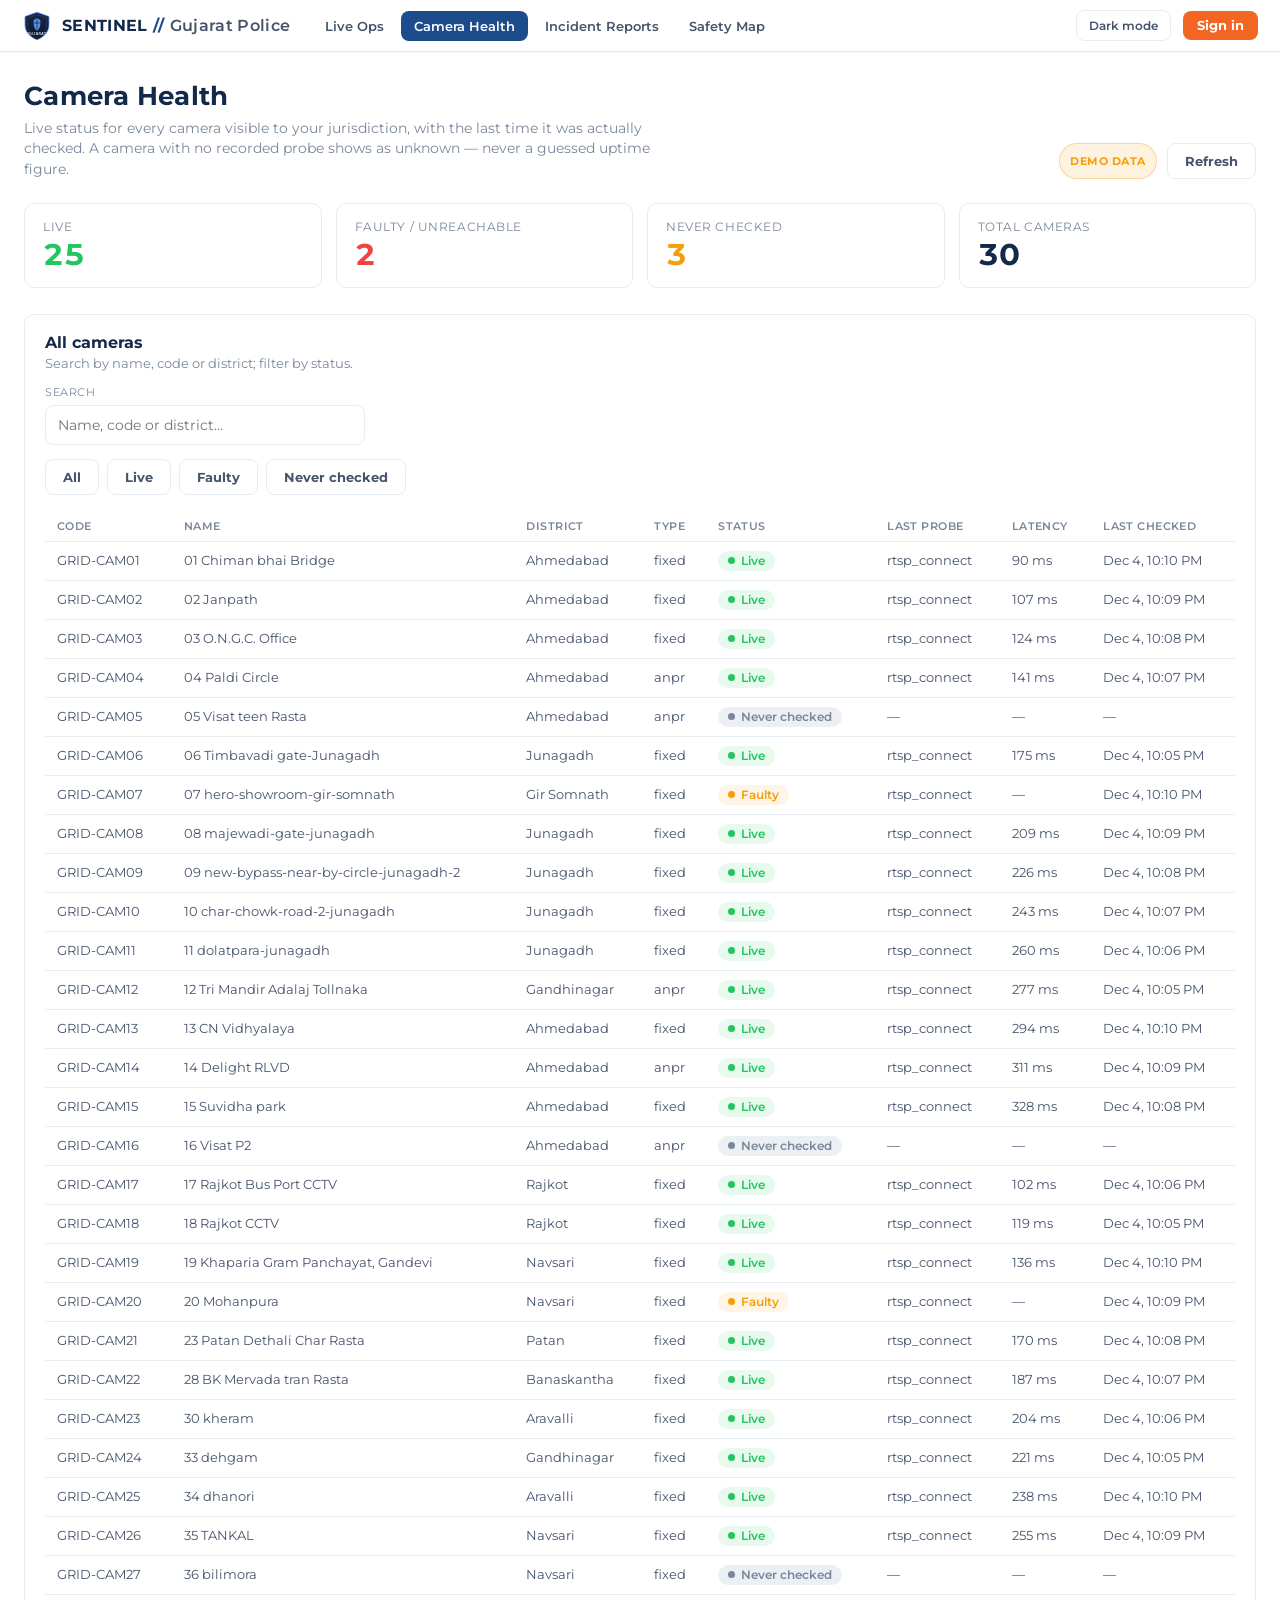
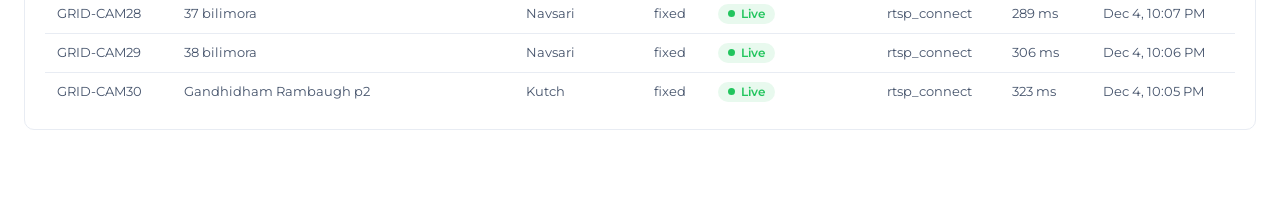
<file: web/console/camera-health.html>
<!doctype html>
<html lang="en">
<head>
  <meta charset="utf-8">
  <meta name="viewport" content="width=device-width, initial-scale=1">
  <meta name="description" content="Sentinel Camera Health — which cameras in the Gujarat CCTV grid are live, faulty or unreachable, and when each was last checked.">
  <meta name="theme-color" content="#0a0f1c">
  <title>Camera Health — Sentinel</title>
  <link rel="icon" type="image/svg+xml" href="favicon.svg">
  <link rel="stylesheet" href="theme.css">
  <link rel="stylesheet" href="platform.css">
</head>
<body class="theme-light">
  <a href="#main" class="skip-link">Skip to content</a>
  <div id="platform-nav"></div>

  <main id="main" class="page-shell">
    <div class="page-header">
      <div>
        <h1>Camera Health</h1>
        <p>Live status for every camera visible to your jurisdiction, with the last time it was actually
          checked. A camera with no recorded probe shows as unknown &mdash; never a guessed uptime figure.</p>
      </div>
      <div class="page-actions">
        <span id="data-badge" class="badge-note demo">Demo data</span>
        <button id="refresh-btn" class="btn btn-ghost" type="button">Refresh</button>
      </div>
    </div>

    <div class="stat-grid" id="stat-grid">
      <div class="stat-card stat-good">
        <div class="stat-label">Live</div>
        <div class="stat-value" id="stat-live">&mdash;</div>
      </div>
      <div class="stat-card stat-bad">
        <div class="stat-label">Faulty / unreachable</div>
        <div class="stat-value" id="stat-faulty">&mdash;</div>
      </div>
      <div class="stat-card stat-warn">
        <div class="stat-label">Never checked</div>
        <div class="stat-value" id="stat-unknown">&mdash;</div>
      </div>
      <div class="stat-card">
        <div class="stat-label">Total cameras</div>
        <div class="stat-value" id="stat-total">&mdash;</div>
      </div>
    </div>

    <div class="panel-card">
      <h2>All cameras</h2>
      <p class="panel-sub">Search by name, code or district; filter by status.</p>

      <div class="field" style="max-width:320px;">
        <label for="ch-search">Search</label>
        <input id="ch-search" type="search" placeholder="Name, code or district&hellip;" autocomplete="off">
      </div>
      <div class="filter-row" id="ch-filters" role="group" aria-label="Filter by status" style="display:flex;gap:8px;margin-bottom:16px;flex-wrap:wrap;">
        <button class="btn btn-ghost" data-filter="all" type="button" aria-pressed="true">All</button>
        <button class="btn btn-ghost" data-filter="live" type="button" aria-pressed="false">Live</button>
        <button class="btn btn-ghost" data-filter="faulty" type="button" aria-pressed="false">Faulty</button>
        <button class="btn btn-ghost" data-filter="unknown" type="button" aria-pressed="false">Never checked</button>
      </div>

      <div class="data-table-wrap">
        <table class="data-table" id="ch-table">
          <thead>
            <tr>
              <th>Code</th>
              <th>Name</th>
              <th>District</th>
              <th>Type</th>
              <th>Status</th>
              <th>Last probe</th>
              <th>Latency</th>
              <th>Last checked</th>
            </tr>
          </thead>
          <tbody id="ch-tbody"></tbody>
        </table>
      </div>
      <div id="ch-empty" class="empty-state" hidden>No cameras match this filter.</div>
    </div>
  </main>

  <script src="api.js"></script>
  <script src="nav.js"></script>
  <script src="camera-health.js"></script>
</body>
</html>
</file>
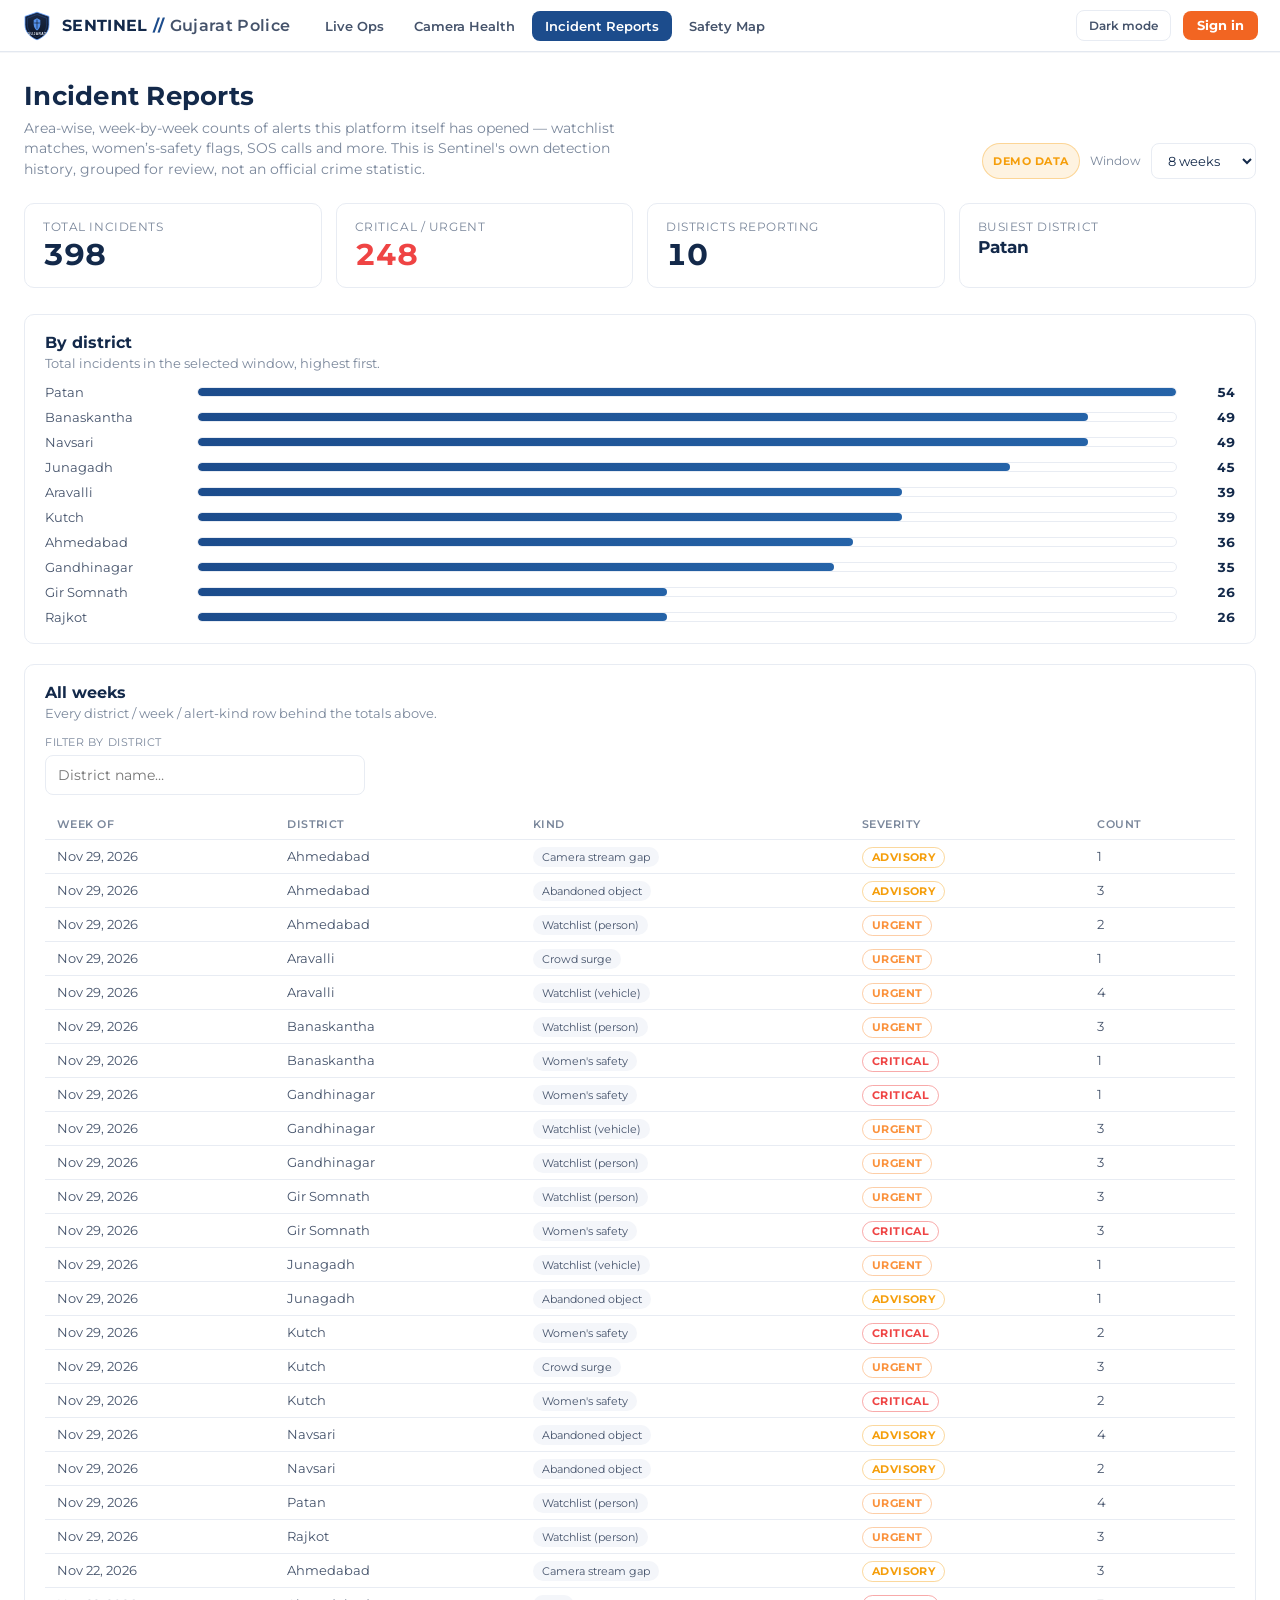
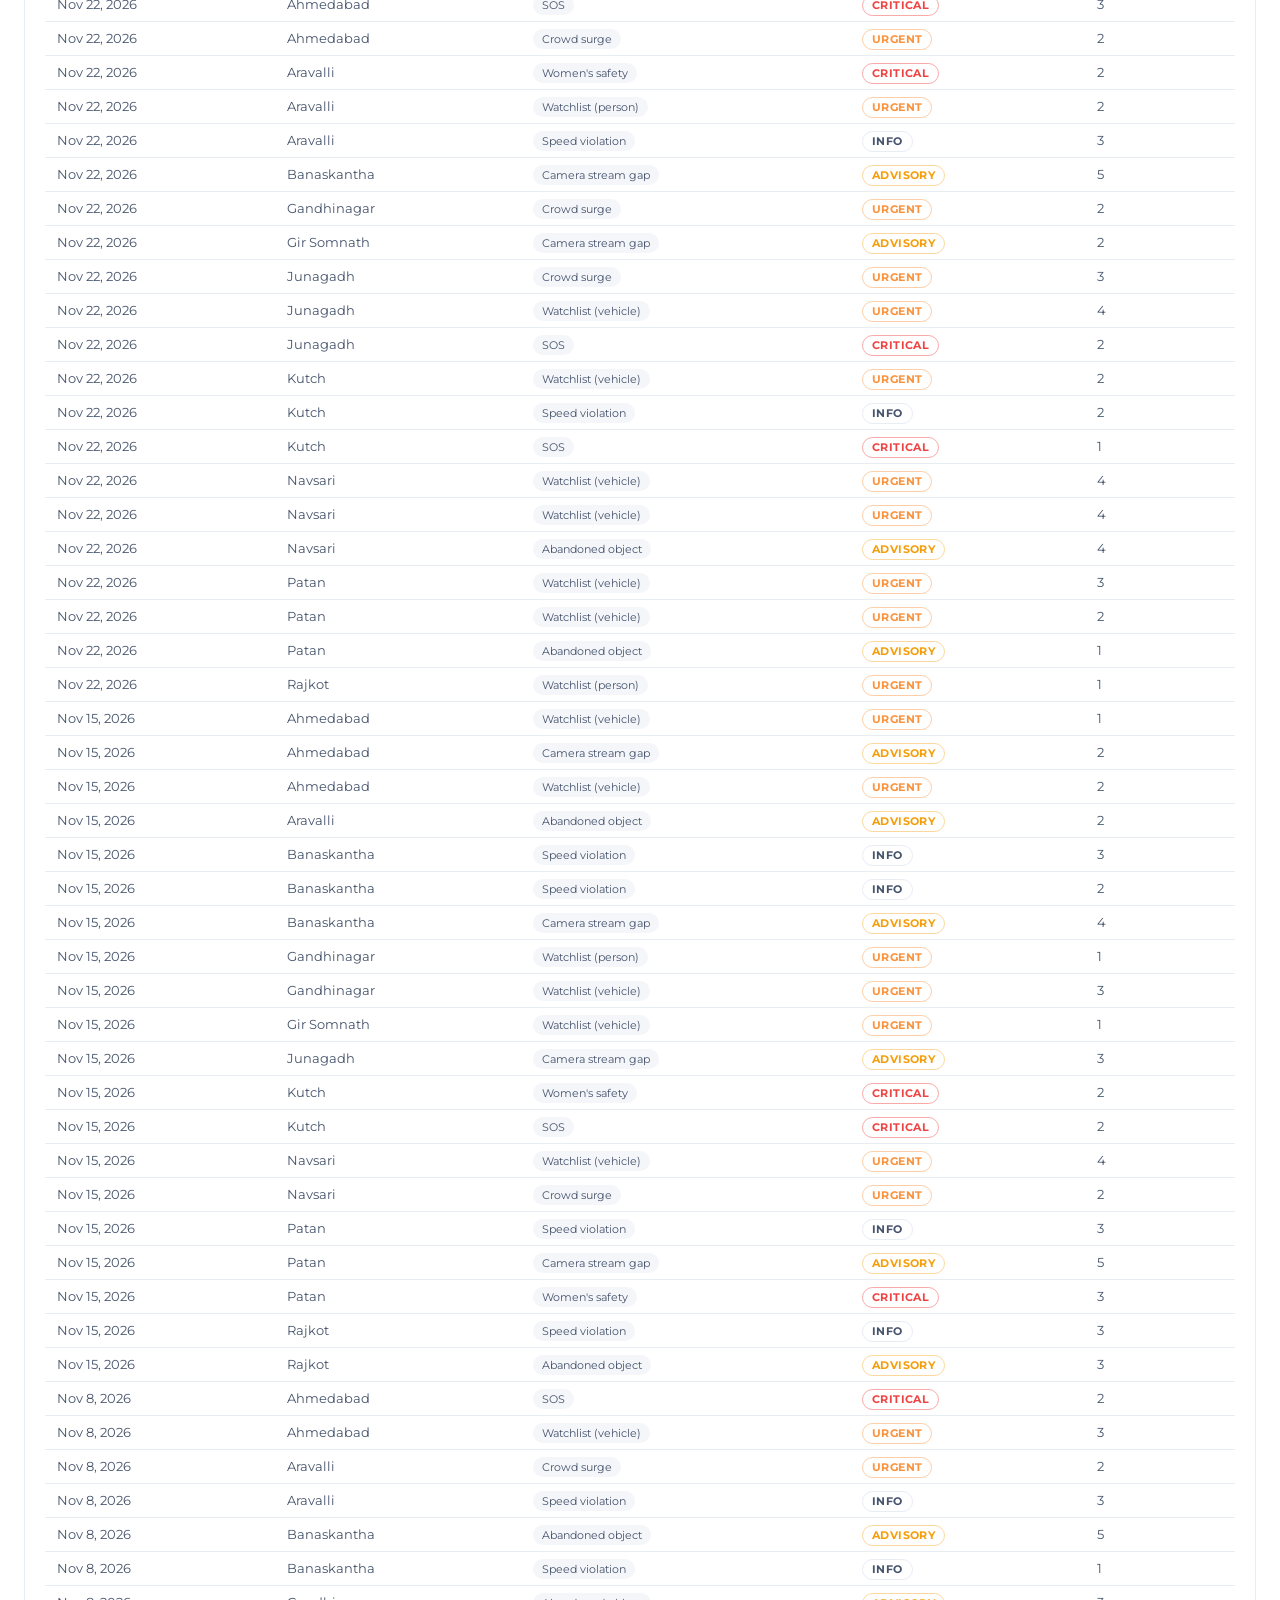
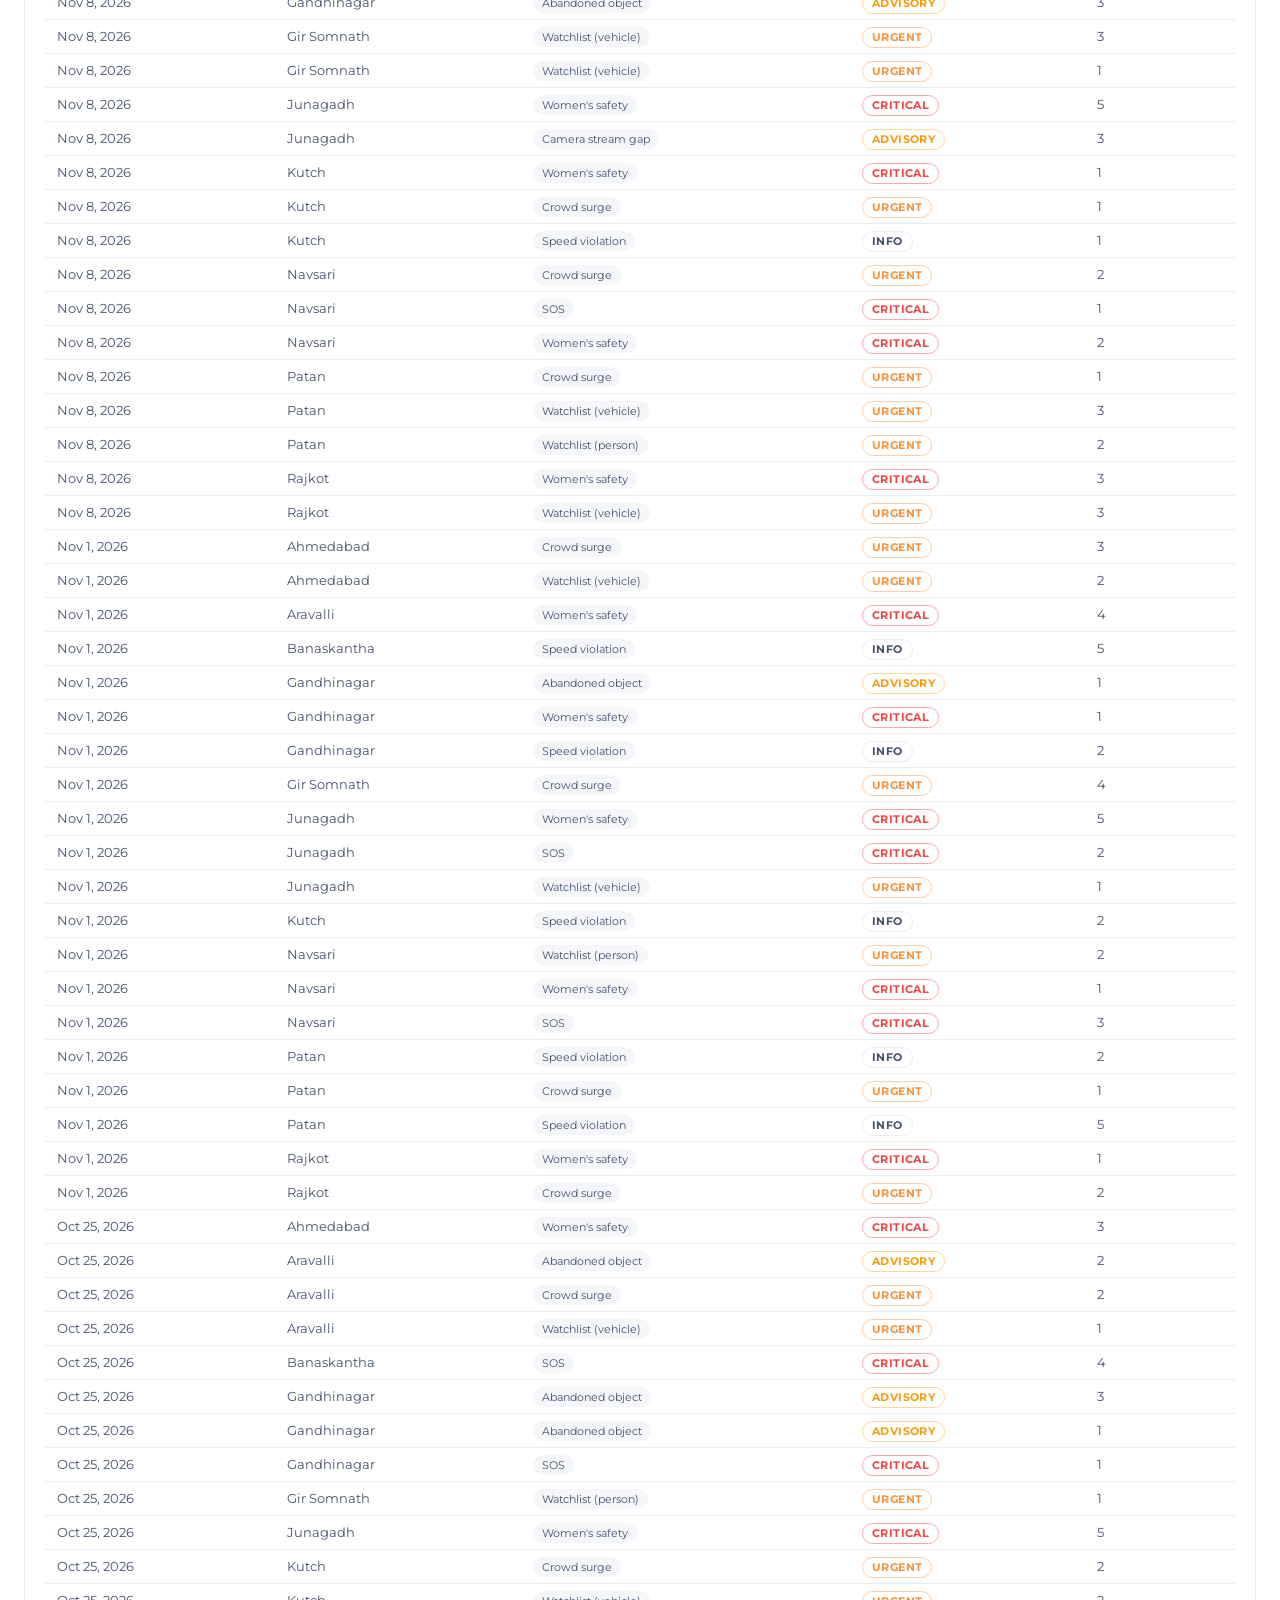
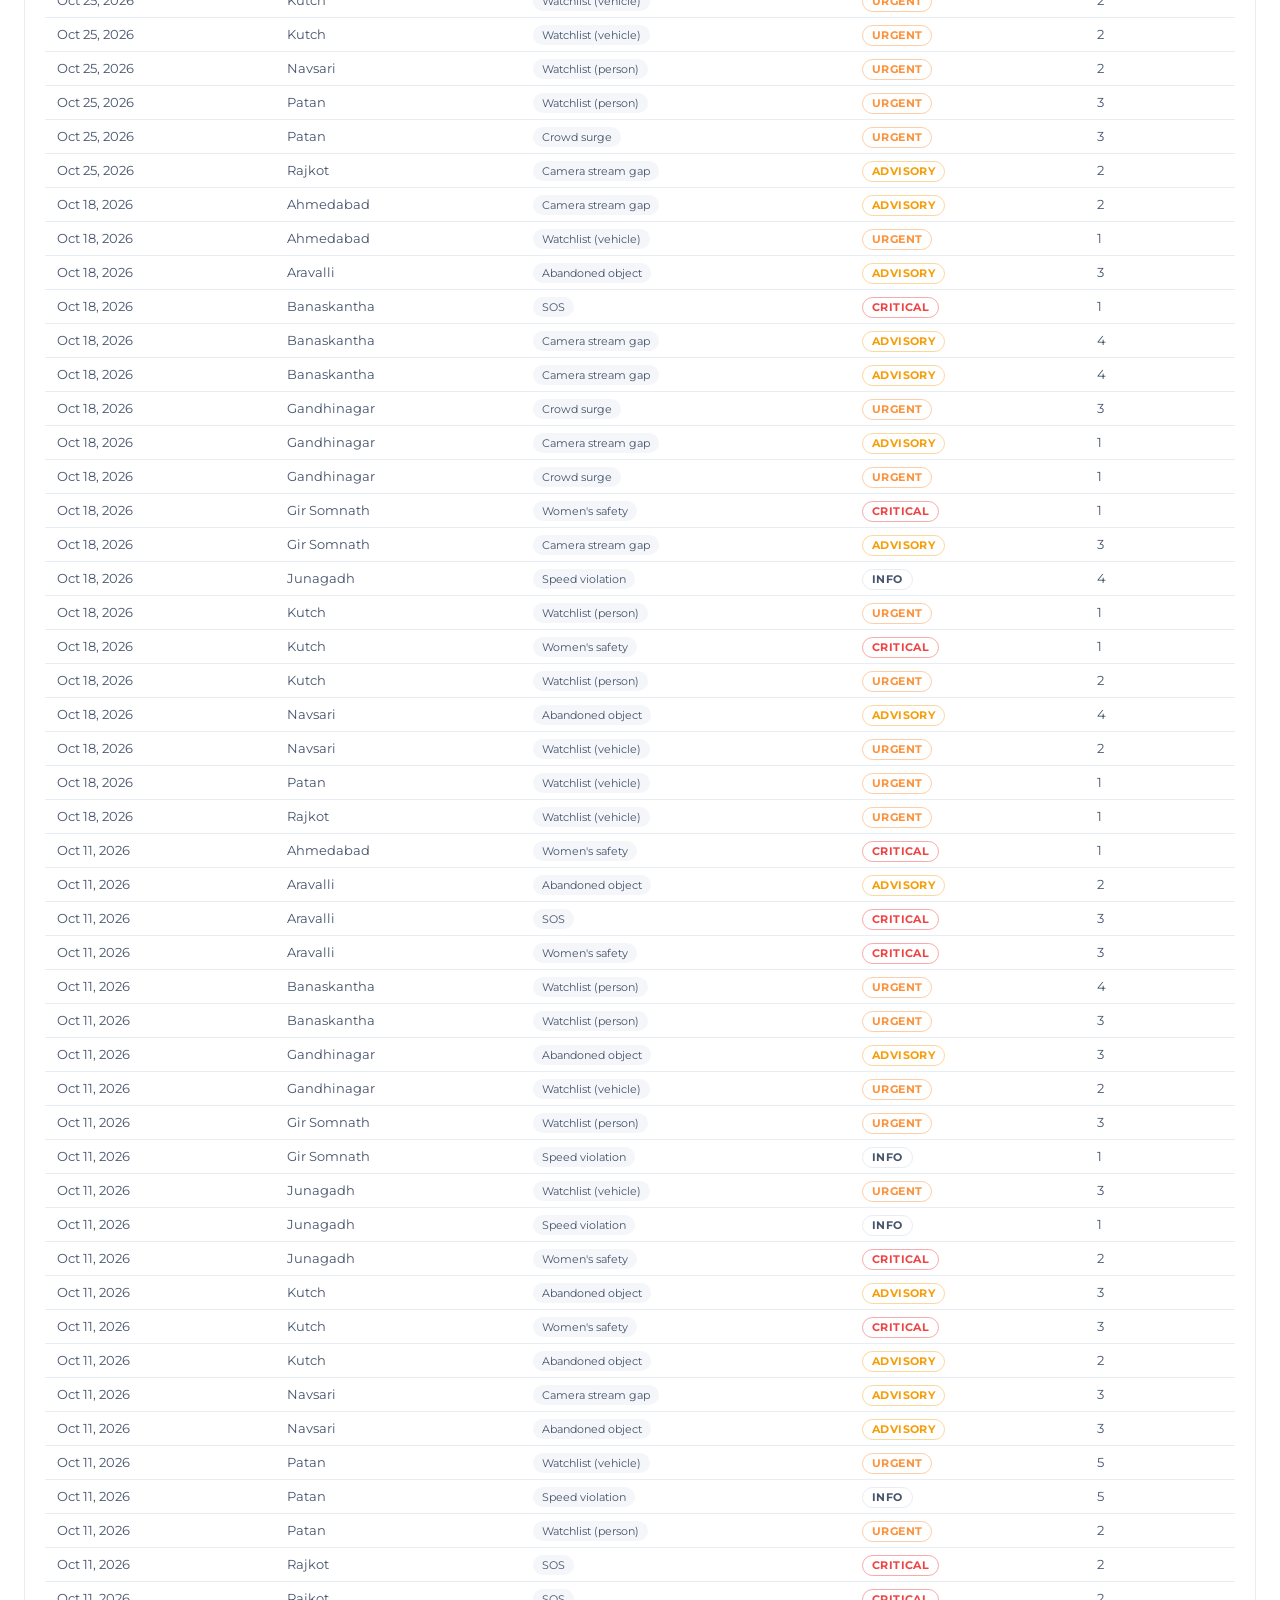
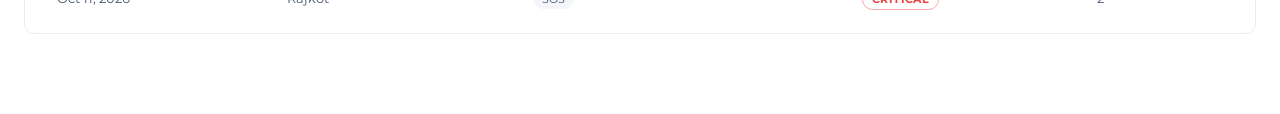
<file: web/console/incident-reports.html>
<!doctype html>
<html lang="en">
<head>
  <meta charset="utf-8">
  <meta name="viewport" content="width=device-width, initial-scale=1">
  <meta name="description" content="Sentinel Incident Reports — area-wise, week-by-week counts of alerts Sentinel itself has detected across the Gujarat CCTV grid.">
  <meta name="theme-color" content="#0a0f1c">
  <title>Incident Reports — Sentinel</title>
  <link rel="icon" type="image/svg+xml" href="favicon.svg">
  <link rel="stylesheet" href="theme.css">
  <link rel="stylesheet" href="platform.css">
  <link rel="stylesheet" href="incident-reports.css">
</head>
<body class="theme-light">
  <a href="#main" class="skip-link">Skip to content</a>
  <div id="platform-nav"></div>

  <main id="main" class="page-shell">
    <div class="page-header">
      <div>
        <h1>Incident Reports</h1>
        <p>Area-wise, week-by-week counts of alerts this platform itself has opened &mdash; watchlist matches,
          women&rsquo;s-safety flags, SOS calls and more. This is Sentinel's own detection history, grouped for
          review, not an official crime statistic.</p>
      </div>
      <div class="page-actions">
        <span id="data-badge" class="badge-note demo">Demo data</span>
        <label class="ir-weeks-label" for="ir-weeks">Window</label>
        <select id="ir-weeks" class="ir-weeks-select">
          <option value="4">4 weeks</option>
          <option value="8" selected>8 weeks</option>
          <option value="12">12 weeks</option>
          <option value="26">26 weeks</option>
        </select>
      </div>
    </div>

    <div class="stat-grid" id="stat-grid">
      <div class="stat-card">
        <div class="stat-label">Total incidents</div>
        <div class="stat-value" id="stat-total">&mdash;</div>
      </div>
      <div class="stat-card stat-bad">
        <div class="stat-label">Critical / urgent</div>
        <div class="stat-value" id="stat-severe">&mdash;</div>
      </div>
      <div class="stat-card">
        <div class="stat-label">Districts reporting</div>
        <div class="stat-value" id="stat-districts">&mdash;</div>
      </div>
      <div class="stat-card">
        <div class="stat-label">Busiest district</div>
        <div class="stat-value ir-stat-text" id="stat-top-district">&mdash;</div>
      </div>
    </div>

    <div class="panel-card">
      <h2>By district</h2>
      <p class="panel-sub">Total incidents in the selected window, highest first.</p>
      <div id="ir-district-bars" class="ir-bars"></div>
      <div id="ir-district-empty" class="empty-state" hidden>No incidents recorded in this window.</div>
    </div>

    <div class="panel-card">
      <h2>All weeks</h2>
      <p class="panel-sub">Every district / week / alert-kind row behind the totals above.</p>

      <div class="field" style="max-width:320px;">
        <label for="ir-search">Filter by district</label>
        <input id="ir-search" type="search" placeholder="District name&hellip;" autocomplete="off">
      </div>

      <div class="data-table-wrap">
        <table class="data-table" id="ir-table">
          <thead>
            <tr>
              <th>Week of</th>
              <th>District</th>
              <th>Kind</th>
              <th>Severity</th>
              <th>Count</th>
            </tr>
          </thead>
          <tbody id="ir-tbody"></tbody>
        </table>
      </div>
      <div id="ir-empty" class="empty-state" hidden>No rows match this filter.</div>
    </div>
  </main>

  <script src="api.js"></script>
  <script src="nav.js"></script>
  <script src="incident-reports.js"></script>
</body>
</html>
</file>
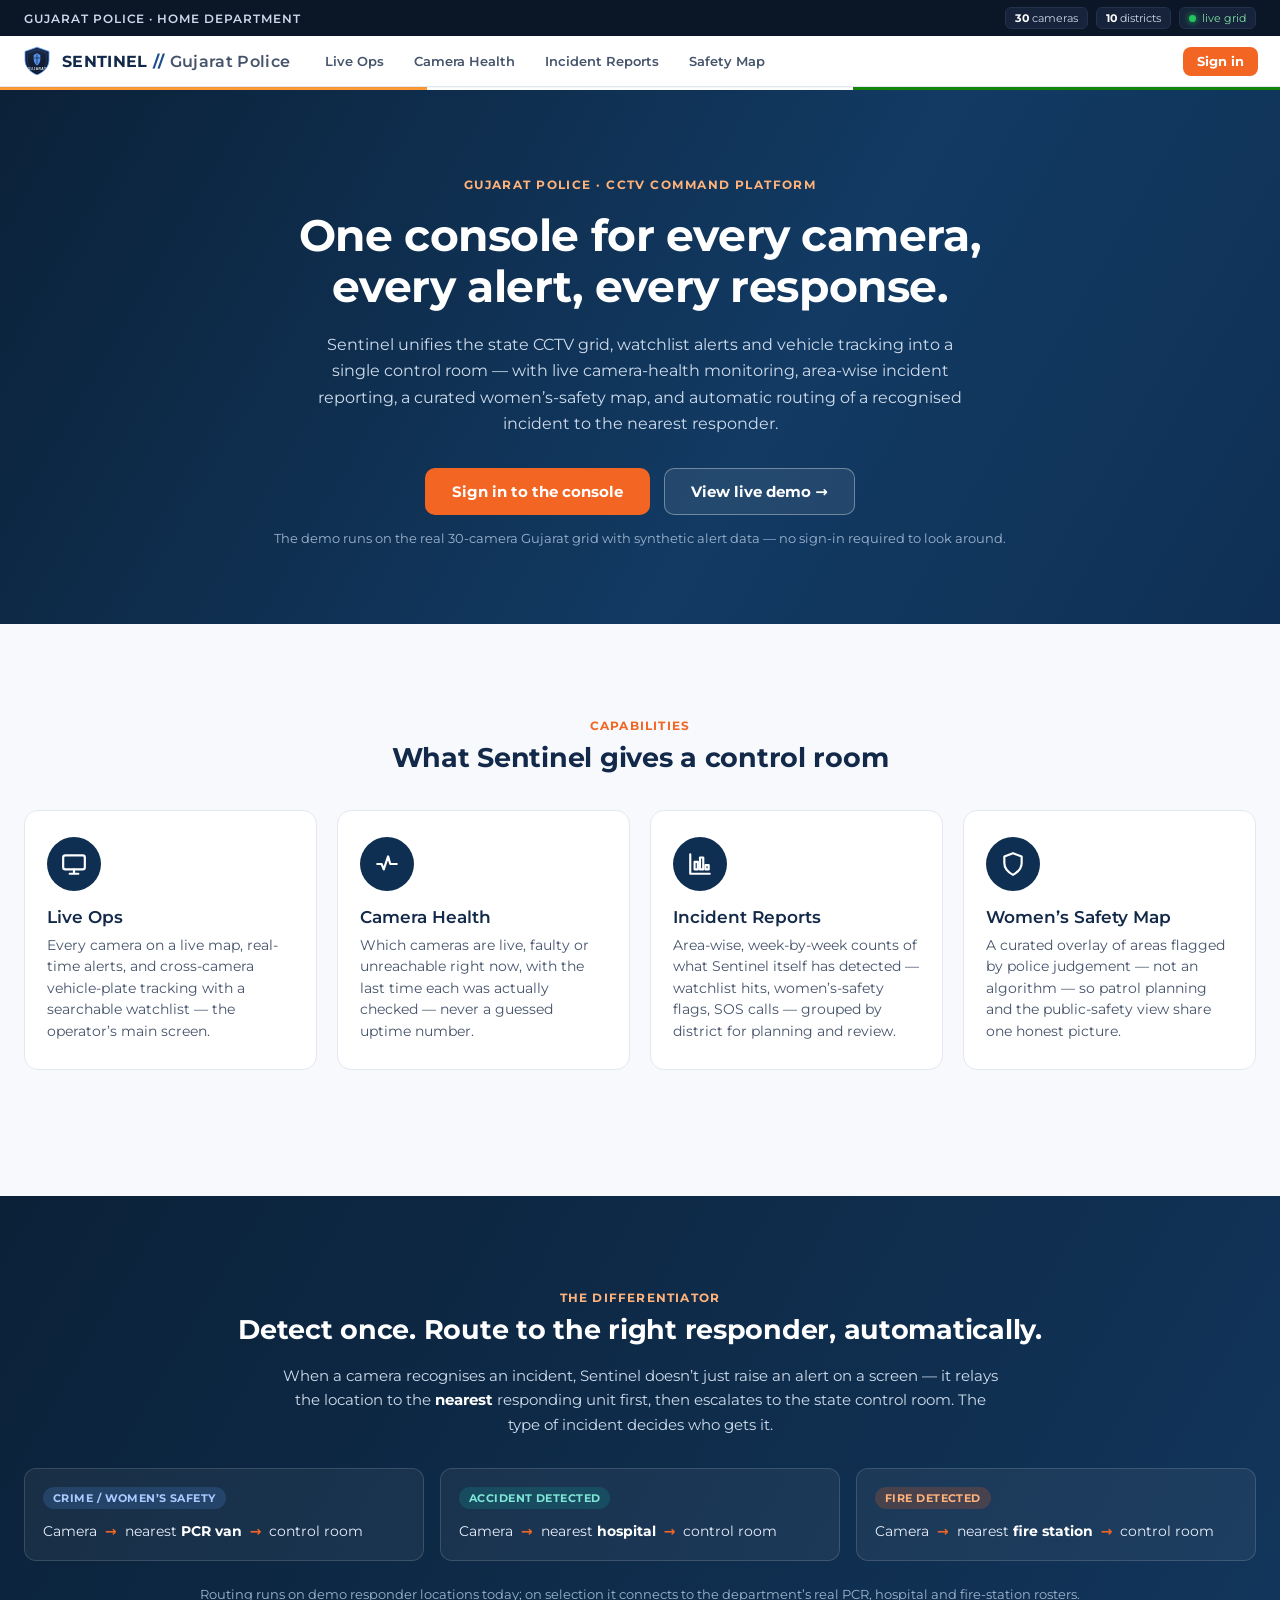
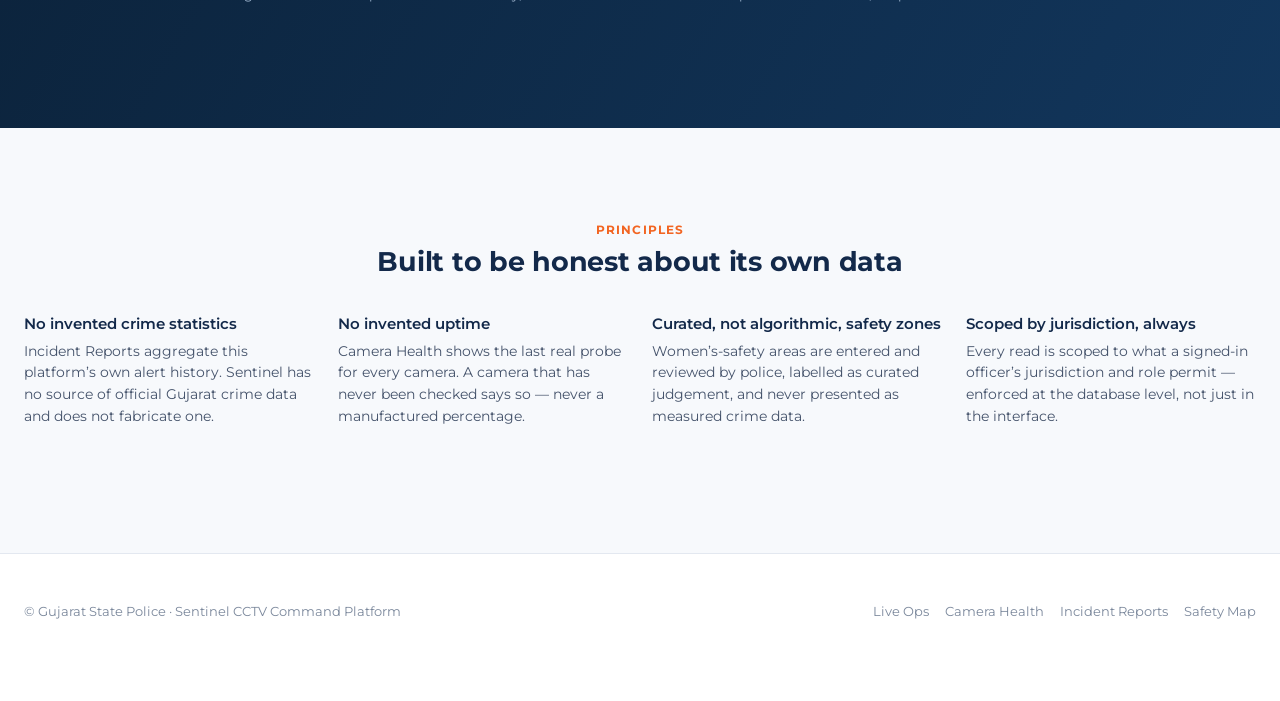
<file: web/console/landing.html>
<!doctype html>
<html lang="en">
<head>
  <meta charset="utf-8">
  <meta name="viewport" content="width=device-width, initial-scale=1">
  <meta name="description" content="Sentinel — Gujarat Police's live CCTV command platform: camera-health monitoring, area-wise incident reporting, a curated women's-safety map, and automatic incident routing to the nearest responder.">
  <meta name="theme-color" content="#0b1626">
  <title>Sentinel — Gujarat Police</title>
  <link rel="icon" type="image/svg+xml" href="favicon.svg">
  <link rel="stylesheet" href="theme.css">
  <link rel="stylesheet" href="platform.css">
  <link rel="stylesheet" href="landing.css">
</head>
<body class="theme-light" data-theme-fixed="light">
  <a href="#main" class="skip-link">Skip to content</a>

  <!-- slim dark utility bar — echoes the official site's top strip, with an
       honest platform status line instead of a registration countdown -->
  <div class="gov-topbar">
    <div class="gov-topbar-inner">
      <span class="gov-topbar-left">GUJARAT POLICE &middot; HOME DEPARTMENT</span>
      <span class="gov-topbar-right">
        <span class="gov-stat"><b>30</b> cameras</span>
        <span class="gov-stat"><b>10</b> districts</span>
        <span class="gov-stat gov-stat-live"><span class="gov-dot"></span> live grid</span>
      </span>
    </div>
  </div>

  <div id="platform-nav" data-tricolor="true"></div>

  <main id="main">

    <section class="hero">
      <div class="hero-inner">
        <span class="hero-kicker">Gujarat Police &middot; CCTV Command Platform</span>
        <h1 class="hero-title">One console for every camera,<br>every alert, every response.</h1>
        <p class="hero-sub">Sentinel unifies the state CCTV grid, watchlist alerts and vehicle tracking into a
          single control room — with live camera-health monitoring, area-wise incident reporting, a curated
          women&rsquo;s-safety map, and automatic routing of a recognised incident to the nearest responder.</p>
        <div class="hero-actions">
          <a class="btn btn-primary btn-lg" href="login.html">Sign in to the console</a>
          <a class="btn btn-hero-ghost btn-lg" href="index.html">View live demo &rarr;</a>
        </div>
        <p class="hero-note">The demo runs on the real 30-camera Gujarat grid with synthetic alert data — no
          sign-in required to look around.</p>
      </div>
    </section>

    <section class="section">
      <div class="page-shell">
        <span class="eyebrow">Capabilities</span>
        <h2 class="section-title">What Sentinel gives a control room</h2>
        <div class="feature-grid">

          <a class="feature-card" href="index.html">
            <span class="feature-icon" aria-hidden="true">
              <svg viewBox="0 0 24 24" fill="none" stroke="currentColor" stroke-width="2" stroke-linecap="round" stroke-linejoin="round"><rect x="2" y="4" width="20" height="13" rx="2"/><path d="M8 21h8M12 17v4"/></svg>
            </span>
            <h3>Live Ops</h3>
            <p>Every camera on a live map, real-time alerts, and cross-camera vehicle-plate tracking with a
              searchable watchlist — the operator&rsquo;s main screen.</p>
          </a>

          <a class="feature-card" href="camera-health.html">
            <span class="feature-icon" aria-hidden="true">
              <svg viewBox="0 0 24 24" fill="none" stroke="currentColor" stroke-width="2" stroke-linecap="round" stroke-linejoin="round"><path d="M3 12h4l2 5 4-12 2 7h6"/></svg>
            </span>
            <h3>Camera Health</h3>
            <p>Which cameras are live, faulty or unreachable right now, with the last time each was actually
              checked — never a guessed uptime number.</p>
          </a>

          <a class="feature-card" href="incident-reports.html">
            <span class="feature-icon" aria-hidden="true">
              <svg viewBox="0 0 24 24" fill="none" stroke="currentColor" stroke-width="2" stroke-linecap="round" stroke-linejoin="round"><path d="M3 3v18h18"/><rect x="7" y="10" width="3" height="7"/><rect x="12" y="6" width="3" height="11"/><rect x="17" y="13" width="3" height="4"/></svg>
            </span>
            <h3>Incident Reports</h3>
            <p>Area-wise, week-by-week counts of what Sentinel itself has detected — watchlist hits,
              women&rsquo;s-safety flags, SOS calls — grouped by district for planning and review.</p>
          </a>

          <a class="feature-card" href="safety-map.html">
            <span class="feature-icon" aria-hidden="true">
              <svg viewBox="0 0 24 24" fill="none" stroke="currentColor" stroke-width="2" stroke-linecap="round" stroke-linejoin="round"><path d="M12 2l8 3v6c0 5-3.5 8.5-8 11-4.5-2.5-8-6-8-11V5z"/></svg>
            </span>
            <h3>Women&rsquo;s Safety Map</h3>
            <p>A curated overlay of areas flagged by police judgement — not an algorithm — so patrol planning
              and the public-safety view share one honest picture.</p>
          </a>

        </div>
      </div>
    </section>

    <!-- The differentiator: automatic incident → nearest responder routing -->
    <section class="section routing-band">
      <div class="page-shell">
        <span class="eyebrow eyebrow-on-navy">The differentiator</span>
        <h2 class="section-title on-navy">Detect once. Route to the right responder, automatically.</h2>
        <p class="routing-lead">When a camera recognises an incident, Sentinel doesn&rsquo;t just raise an alert on
          a screen — it relays the location to the <b>nearest</b> responding unit first, then escalates to the
          state control room. The type of incident decides who gets it.</p>
        <div class="routing-grid">
          <div class="routing-card">
            <span class="routing-chip chip-police">Crime / women&rsquo;s safety</span>
            <div class="routing-flow">Camera <span class="arr">&rarr;</span> nearest <b>PCR van</b> <span class="arr">&rarr;</span> control room</div>
          </div>
          <div class="routing-card">
            <span class="routing-chip chip-medical">Accident detected</span>
            <div class="routing-flow">Camera <span class="arr">&rarr;</span> nearest <b>hospital</b> <span class="arr">&rarr;</span> control room</div>
          </div>
          <div class="routing-card">
            <span class="routing-chip chip-fire">Fire detected</span>
            <div class="routing-flow">Camera <span class="arr">&rarr;</span> nearest <b>fire station</b> <span class="arr">&rarr;</span> control room</div>
          </div>
        </div>
        <p class="routing-foot">Routing runs on demo responder locations today; on selection it connects to the
          department&rsquo;s real PCR, hospital and fire-station rosters.</p>
      </div>
    </section>

    <section class="section">
      <div class="page-shell">
        <span class="eyebrow">Principles</span>
        <h2 class="section-title">Built to be honest about its own data</h2>
        <div class="honesty-grid">
          <div class="honesty-item">
            <h4>No invented crime statistics</h4>
            <p>Incident Reports aggregate this platform&rsquo;s own alert history. Sentinel has no source of
              official Gujarat crime data and does not fabricate one.</p>
          </div>
          <div class="honesty-item">
            <h4>No invented uptime</h4>
            <p>Camera Health shows the last real probe for every camera. A camera that has never been checked
              says so — never a manufactured percentage.</p>
          </div>
          <div class="honesty-item">
            <h4>Curated, not algorithmic, safety zones</h4>
            <p>Women&rsquo;s-safety areas are entered and reviewed by police, labelled as curated judgement, and
              never presented as measured crime data.</p>
          </div>
          <div class="honesty-item">
            <h4>Scoped by jurisdiction, always</h4>
            <p>Every read is scoped to what a signed-in officer&rsquo;s jurisdiction and role permit — enforced at
              the database level, not just in the interface.</p>
          </div>
        </div>
      </div>
    </section>

  </main>

  <footer class="site-footer">
    <div class="page-shell site-footer-inner">
      <span>&copy; Gujarat State Police &middot; Sentinel CCTV Command Platform</span>
      <span class="site-footer-links">
        <a href="index.html">Live Ops</a>
        <a href="camera-health.html">Camera Health</a>
        <a href="incident-reports.html">Incident Reports</a>
        <a href="safety-map.html">Safety Map</a>
      </span>
    </div>
  </footer>

  <script src="nav.js"></script>
</body>
</html>
</file>
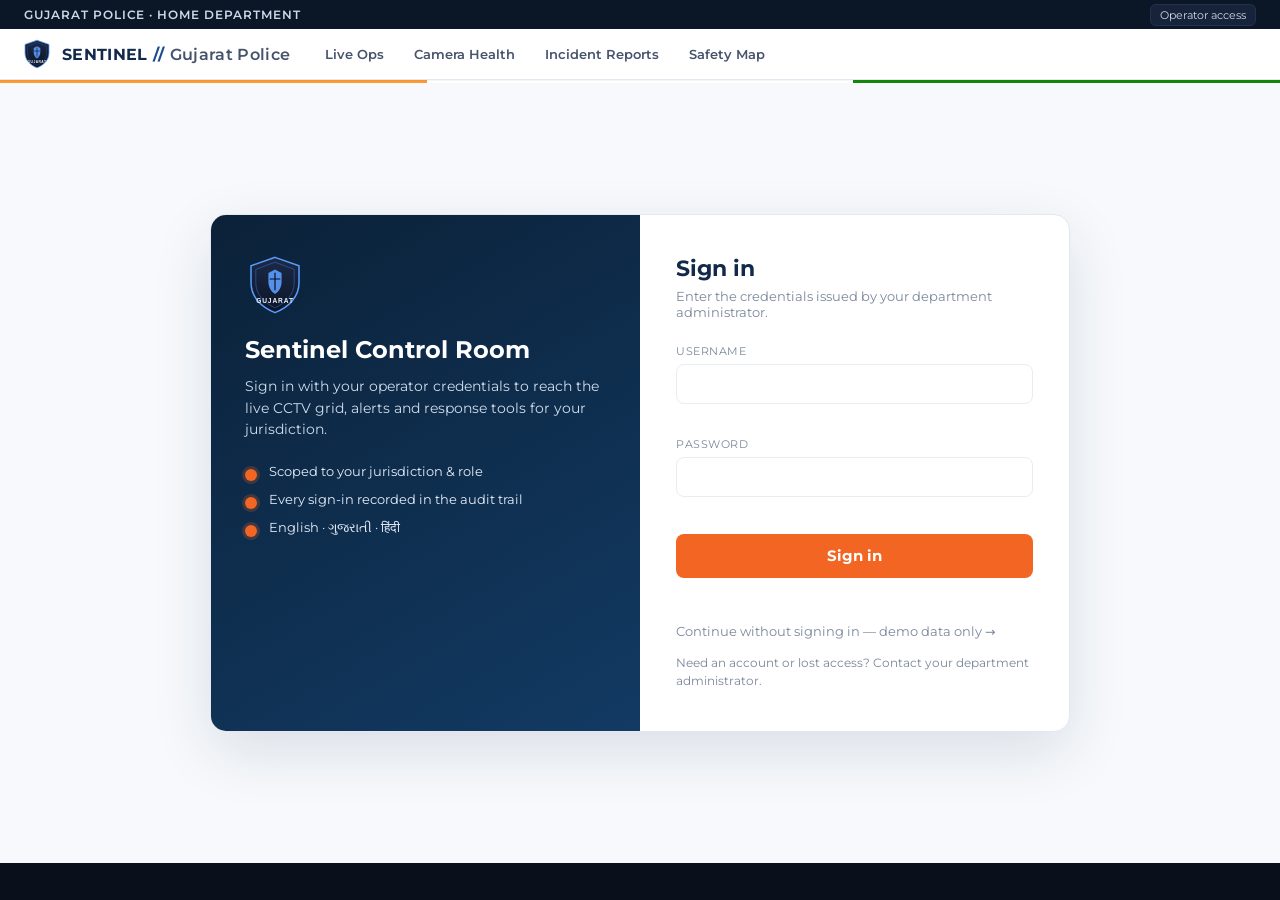
<file: web/console/login.html>
<!doctype html>
<html lang="en">
<head>
  <meta charset="utf-8">
  <meta name="viewport" content="width=device-width, initial-scale=1">
  <meta name="description" content="Sign in to Sentinel — Gujarat Police's CCTV command platform.">
  <meta name="theme-color" content="#0b1626">
  <title>Sign in — Sentinel</title>
  <link rel="icon" type="image/svg+xml" href="favicon.svg">
  <link rel="stylesheet" href="theme.css">
  <link rel="stylesheet" href="platform.css">
  <link rel="stylesheet" href="login-page.css">
</head>
<body class="theme-light" data-theme-fixed="light">
  <a href="#main" class="skip-link">Skip to content</a>

  <div class="gov-topbar">
    <div class="gov-topbar-inner">
      <span class="gov-topbar-left">GUJARAT POLICE &middot; HOME DEPARTMENT</span>
      <span class="gov-topbar-right"><span class="gov-stat">Operator access</span></span>
    </div>
  </div>

  <div id="platform-nav" data-tricolor="true"></div>

  <main id="main" class="login-page">
    <div class="login-card">

      <aside class="login-aside">
        <img class="login-aside-logo" src="assets/gujarat-police-logo.svg" alt="Gujarat Police emblem">
        <h1 class="login-aside-title">Sentinel Control Room</h1>
        <p class="login-aside-sub">Sign in with your operator credentials to reach the live CCTV grid, alerts and
          response tools for your jurisdiction.</p>
        <ul class="login-aside-list">
          <li>Scoped to your jurisdiction &amp; role</li>
          <li>Every sign-in recorded in the audit trail</li>
          <li>English &middot; ગુજરાતી &middot; हिंदी</li>
        </ul>
      </aside>

      <div class="login-main">
        <h2 class="login-main-title">Sign in</h2>
        <p class="login-main-sub">Enter the credentials issued by your department administrator.</p>

        <form id="login-form" novalidate>
          <div class="field">
            <label for="login-username">Username</label>
            <input id="login-username" type="text" autocomplete="username" aria-describedby="login-username-err" required>
            <div id="login-username-err" class="field-error" aria-live="polite"></div>
          </div>
          <div class="field">
            <label for="login-password">Password</label>
            <input id="login-password" type="password" autocomplete="current-password" aria-describedby="login-password-err" required>
            <div id="login-password-err" class="field-error" aria-live="polite"></div>
          </div>
          <button id="login-submit" class="btn btn-primary login-submit" type="submit">Sign in</button>
          <div id="login-error" class="field-error login-toplevel-error" aria-live="polite"></div>
        </form>

        <a id="login-demo" class="login-demo" href="index.html">Continue without signing in &mdash; demo data only &rarr;</a>
        <p class="login-foot">Need an account or lost access? Contact your department administrator.</p>
      </div>

    </div>
  </main>

  <script src="api.js"></script>
  <script src="nav.js"></script>
  <script src="login.js"></script>
</body>
</html>
</file>
<file: web/console/theme.css>
/* theme.css — shared design tokens, fonts and base reset for every Sentinel
 * page (the console, the landing page, login, and the Camera Health /
 * Incident Reports / Safety Map dashboards).
 *
 * Typography is Montserrat — the geometric sans the official Gujarat Police /
 * Home Department hackathon site uses for headings and body alike (flat-cut C
 * terminals, double-story a) — so Sentinel reads as part of that visual
 * family. It's vendored (vendor/fonts/montserrat-*.woff2, SIL Open Font
 * License — see LICENSE-montserrat.txt) rather than pulled from Google Fonts,
 * which keeps every page's Content-Security-Policy at font-src 'self' and
 * keeps working on a network that blocks external hosts.
 *
 * Two palettes, one set of token names:
 *   :root                 — the DARK palette, used by the operator console and
 *                           the three dashboards (a 24/7 control room wants
 *                           dark; that is the correct product decision).
 *   body.theme-light      — the LIGHT palette used by the public-facing
 *                           landing and login pages, matching the official
 *                           site's white / navy / orange look.
 * Because components reference the token names (var(--card) etc.), a page
 * flips its whole look just by adding class="theme-light" to <body>.
 *
 * The one accent shared by both is orange (--orange, ~#f26522) — the official
 * site's single call-to-action colour. It is the primary button on the light
 * pages and a sparing accent on the dark console.
 */

@font-face { font-family: "Montserrat"; font-style: normal; font-weight: 400; font-display: swap;
  src: url("vendor/fonts/montserrat-latin-400-normal.woff2") format("woff2"); }
@font-face { font-family: "Montserrat"; font-style: normal; font-weight: 500; font-display: swap;
  src: url("vendor/fonts/montserrat-latin-500-normal.woff2") format("woff2"); }
@font-face { font-family: "Montserrat"; font-style: normal; font-weight: 600; font-display: swap;
  src: url("vendor/fonts/montserrat-latin-600-normal.woff2") format("woff2"); }
@font-face { font-family: "Montserrat"; font-style: normal; font-weight: 700; font-display: swap;
  src: url("vendor/fonts/montserrat-latin-700-normal.woff2") format("woff2"); }

:root {
  /* dark palette — console + dashboards */
  --bg: #0a0f1c;
  --bg-2: #0d1526;
  --panel: #0f1a30;
  --card: #132039;
  --card-2: #17264260;
  --line: #22314e;
  --line-soft: #1b2a47;
  --text-0: #eaf1fb;
  --text-1: #9db0ce;
  --text-2: #6480a0;
  --blue: #3b82f6;
  --blue-bright: #5b9dff;
  --blue-dim: #16294d;
  --green: #22c55e;
  --amber: #f59e0b;
  --red: #ef4444;
  --pink: #ec4899;
  --teal: #14b8a6;
  --sev-info: #3b82f6;
  --sev-advisory: #f59e0b;
  --sev-urgent: #fb923c;
  --sev-critical: #ef4444;
  --radius: 10px;
  --mono: ui-monospace, "SF Mono", Consolas, "Cascadia Mono", monospace;

  /* the official site's single accent — orange. Shared by both palettes. */
  --orange: #f26522;
  --orange-bright: #ff7a34;
  --orange-dim: #3a2113;
  --orange-ink: #ffffff;

  /* India's national tricolour, used only as a single thin accent strip on
     branded pages — never as a background or a repeated motif. */
  --tricolor-saffron: #ff9933;
  --tricolor-white: #ffffff;
  --tricolor-green: #138808;

  --font-body: "Montserrat", -apple-system, "Segoe UI", system-ui, sans-serif;
  --font-display: "Montserrat", -apple-system, "Segoe UI", system-ui, sans-serif;
  --sans: var(--font-body);
}

body.theme-light {
  /* light palette — public landing + login, matching the official site */
  --bg: #ffffff;
  --bg-2: #ffffff;
  --panel: #ffffff;
  --card: #ffffff;
  --card-2: #f4f6fa;
  --line: #e3e8f0;
  --line-soft: #e8ecf3;
  --text-0: #13294a;   /* navy headings */
  --text-1: #45536b;   /* body */
  --text-2: #7a879b;   /* muted */
  --blue: #1c4c8c;     /* navy-blue, the site's structural colour */
  --blue-bright: #2563a8;
  --blue-dim: #eaf0f8;
  --orange-dim: #fde9dd;
  background: var(--bg);
  color: var(--text-0);
}

* { box-sizing: border-box; }
* { scrollbar-width: thin; scrollbar-color: #22314e transparent; }
*::-webkit-scrollbar { width: 9px; height: 9px; }
*::-webkit-scrollbar-track { background: transparent; }
*::-webkit-scrollbar-thumb { background: #22314e; border-radius: 5px; }
*::-webkit-scrollbar-thumb:hover { background: #2f4569; }
::selection { background: var(--blue-dim); color: var(--text-0); }

html, body { margin: 0; background: var(--bg); color: var(--text-0); font-family: var(--font-body); }

/* ---------- accessibility: focus, skip link, screen-reader-only text ---------- */
:focus-visible { outline: 2px solid var(--orange); outline-offset: 2px; border-radius: 4px; }
.sr-only { position: absolute; width: 1px; height: 1px; padding: 0; margin: -1px; overflow: hidden;
  clip: rect(0,0,0,0); white-space: nowrap; border: 0; }
.skip-link { position: absolute; left: 10px; top: -50px; z-index: 5000; background: var(--orange);
  color: #fff; padding: 10px 16px; border-radius: 8px; font-size: 13px; font-weight: 700;
  text-decoration: none; transition: top 120ms; }
.skip-link:focus { top: 10px; }

@media (prefers-reduced-motion: reduce) {
  * { animation-duration: 0.01ms !important; animation-iteration-count: 1 !important; transition-duration: 0.01ms !important; }
}
</file>
<file: web/console/platform.css>
/* platform.css — shared chrome for every page that isn't the live console
 * itself: the top platform nav, the landing page, the login page, and the
 * Camera Health / Incident Reports / Safety Map dashboards. Loaded after
 * theme.css (tokens/fonts) and, on the console, after style.css too — the
 * console keeps its own topbar and just mounts the platform nav strip above
 * it as a slim addition (see #platform-nav in index.html).
 */

body { font-family: var(--font-body); }
h1, h2, h3, .stat-value, .pnav-title, .brand-title { font-family: var(--font-display); }

/* ---------- platform nav (nav.js renders into #platform-nav) ---------- */
.pnav { display: flex; align-items: center; gap: 22px; padding: 10px 22px; background: var(--bg-2);
  border-bottom: 1px solid var(--line-soft); position: relative;
  /* Above the console's own sign-in overlay (style.css, z-index 2000) so a
     visitor who lands on index.html directly can still reach the other
     pages — landing, login.html, Camera Health, etc. — without dismissing
     it first. */
  z-index: 2100; }
.pnav-brand { display: flex; align-items: center; gap: 10px; text-decoration: none; color: inherit; flex: 0 0 auto; }
.pnav-logo { width: 30px; height: 30px; display: block; }
.pnav-title { font-size: 16px; font-weight: 700; letter-spacing: 0.02em; color: var(--text-0); white-space: nowrap; }
.pnav-title .pnav-slash { color: var(--blue); }
.pnav-title .pnav-sub { color: var(--text-1); font-weight: 600; }
.pnav-links { display: flex; gap: 4px; flex-wrap: wrap; }
.pnav-link { color: var(--text-1); text-decoration: none; font-size: 13px; font-weight: 600;
  padding: 7px 13px; border-radius: 8px; }
.pnav-link:hover { color: var(--text-0); background: var(--card); }
.pnav-link.pnav-active { color: #fff; background: var(--blue); }
.pnav-right { margin-left: auto; display: flex; align-items: center; gap: 12px; }
.pnav-user { font-size: 12.5px; color: var(--text-1); }
.pnav-signin { color: #fff; background: var(--blue); text-decoration: none; font-size: 12.5px; font-weight: 700;
  padding: 7px 14px; border-radius: 8px; }
.pnav-signin:hover { filter: brightness(1.1); }
.pnav-theme { background: var(--card); border: 1px solid var(--line-soft); color: var(--text-1);
  font-family: var(--font-body); font-size: 12px; font-weight: 600; padding: 7px 12px; border-radius: 8px; cursor: pointer; }
.pnav-theme:hover { color: var(--text-0); border-color: var(--blue); }
.pnav-toggle { display: none; }

@media (max-width: 860px) {
  .pnav { flex-wrap: wrap; }
  .pnav-links { order: 3; width: 100%; }
}

/* ---------- tricolour accent strip — one line, branded pages only ---------- */
.tricolor-strip { height: 3px; display: flex; }
.tricolor-strip span { flex: 1; }
.tricolor-strip span:nth-child(1) { background: var(--tricolor-saffron); }
.tricolor-strip span:nth-child(2) { background: var(--tricolor-white); }
.tricolor-strip span:nth-child(3) { background: var(--tricolor-green); }

/* ---------- generic dashboard page shell ---------- */
.page-shell { max-width: 1280px; margin: 0 auto; padding: 28px 24px 60px; }
.page-header { display: flex; align-items: flex-end; justify-content: space-between; gap: 16px;
  margin-bottom: 24px; flex-wrap: wrap; }
.page-header h1 { margin: 0; font-size: 26px; font-weight: 700; color: var(--text-0); letter-spacing: 0.01em; }
.page-header p { margin: 6px 0 0; color: var(--text-2); font-size: 13.5px; max-width: 640px; line-height: 1.5; }
.page-actions { display: flex; gap: 10px; flex-wrap: wrap; }

.badge-note { display: inline-flex; align-items: center; gap: 6px; font-size: 11px; font-weight: 700;
  letter-spacing: 0.05em; text-transform: uppercase; padding: 4px 10px; border-radius: 999px; }
.badge-note.demo { background: rgba(245,158,11,0.12); color: var(--amber); border: 1px solid rgba(245,158,11,0.35); }
.badge-note.live { background: rgba(34,197,94,0.13); color: var(--green); border: 1px solid rgba(34,197,94,0.4); }
.badge-note.curated { background: rgba(59,130,246,0.13); color: var(--blue-bright); border: 1px solid rgba(59,130,246,0.35); }

/* ---------- buttons ---------- */
.btn { font-family: var(--font-body); font-size: 13px; font-weight: 700; padding: 9px 17px; border-radius: 8px;
  cursor: pointer; border: 1px solid transparent; text-decoration: none; display: inline-flex; align-items: center; gap: 7px; }
.btn-primary { background: var(--blue); color: #fff; }
.btn-primary:hover { filter: brightness(1.1); }
.btn-ghost { background: var(--card); border-color: var(--line-soft); color: var(--text-1); }
.btn-ghost:hover { color: var(--text-0); border-color: var(--blue); }
.btn-danger { background: transparent; border-color: rgba(239,68,68,0.4); color: var(--red); }
.btn-danger:hover { background: rgba(239,68,68,0.1); }
.btn:disabled { opacity: 0.55; cursor: default; }
.btn-ghost.btn-active { border-color: var(--blue); color: var(--text-0); background: var(--blue-dim); }

/* ---------- stat tiles ---------- */
.stat-grid { display: grid; grid-template-columns: repeat(auto-fit, minmax(180px, 1fr)); gap: 14px; margin-bottom: 26px; }
.stat-card { background: var(--card); border: 1px solid var(--line-soft); border-radius: var(--radius); padding: 16px 18px; }
.stat-card .stat-label { font-size: 11.5px; color: var(--text-2); text-transform: uppercase; letter-spacing: 0.05em; }
.stat-card .stat-value { font-size: 30px; font-weight: 700; color: var(--text-0); margin-top: 4px; line-height: 1.1;
  font-variant-numeric: tabular-nums; }
.stat-card .stat-sub { font-size: 12px; color: var(--text-1); margin-top: 4px; }
.stat-card.stat-warn .stat-value { color: var(--amber); }
.stat-card.stat-bad .stat-value { color: var(--red); }
.stat-card.stat-good .stat-value { color: var(--green); }

/* ---------- section cards ---------- */
.panel-card { background: var(--panel); border: 1px solid var(--line-soft); border-radius: var(--radius);
  padding: 18px 20px; margin-bottom: 20px; }
.panel-card h2 { margin: 0 0 4px; font-size: 16px; color: var(--text-0); }
.panel-card .panel-sub { color: var(--text-2); font-size: 12.5px; margin: 0 0 14px; }

/* ---------- data table ---------- */
.data-table-wrap { overflow-x: auto; }
.data-table { width: 100%; border-collapse: collapse; font-size: 12.8px; }
.data-table th { text-align: left; color: var(--text-2); font-weight: 600; font-size: 11px;
  text-transform: uppercase; letter-spacing: 0.04em; padding: 8px 12px; border-bottom: 1px solid var(--line-soft); white-space: nowrap; }
.data-table td { padding: 9px 12px; border-bottom: 1px solid var(--line-soft); color: var(--text-1); vertical-align: middle; }
.data-table tr:last-child td { border-bottom: none; }
.data-table tr:hover td { background: var(--card-2); }
.status-chip { display: inline-flex; align-items: center; gap: 6px; font-size: 11.5px; font-weight: 600;
  padding: 3px 10px; border-radius: 999px; }
.status-chip .dot { width: 7px; height: 7px; border-radius: 50%; }
.status-chip.status-active { color: var(--green); background: rgba(34,197,94,0.1); }
.status-chip.status-active .dot { background: var(--green); }
.status-chip.status-faulty, .status-chip.status-maintenance { color: var(--amber); background: rgba(245,158,11,0.1); }
.status-chip.status-faulty .dot, .status-chip.status-maintenance .dot { background: var(--amber); }
.status-chip.status-inactive, .status-chip.status-decommissioned, .status-chip.status-planned {
  color: var(--text-2); background: rgba(100,128,160,0.12); }
.status-chip.status-inactive .dot, .status-chip.status-decommissioned .dot, .status-chip.status-planned .dot { background: var(--text-2); }

.risk-pill { font-size: 10.5px; font-weight: 700; text-transform: uppercase; letter-spacing: 0.04em;
  padding: 3px 9px; border-radius: 999px; }
.risk-pill.risk-low { color: var(--text-1); border: 1px solid var(--line-soft); }
.risk-pill.risk-medium { color: var(--amber); border: 1px solid rgba(245,158,11,0.4); }
.risk-pill.risk-high { color: var(--sev-urgent); border: 1px solid rgba(251,146,60,0.45); }
.risk-pill.risk-critical { color: var(--red); border: 1px solid rgba(239,68,68,0.45); }

.empty-state { text-align: center; color: var(--text-2); padding: 40px 20px; font-size: 13.5px; line-height: 1.6; }

/* ---------- form controls (shared by login and safety-zone forms) ---------- */
.field { margin-bottom: 14px; }
.field label { display: block; font-size: 11px; text-transform: uppercase; letter-spacing: 0.05em;
  color: var(--text-2); margin-bottom: 6px; }
.field input, .field select, .field textarea { width: 100%; background: var(--bg-2); border: 1px solid var(--line-soft);
  color: var(--text-0); border-radius: 8px; padding: 10px 12px; font-size: 14px; font-family: var(--font-body); }
.field input:focus, .field select:focus, .field textarea:focus { outline: none; border-color: var(--blue);
  box-shadow: 0 0 0 3px rgba(59,130,246,0.15); }
.field-error { color: var(--red); font-size: 11.5px; margin-top: 5px; min-height: 14px; line-height: 1.35; }

@media (max-width: 640px) {
  .page-shell { padding: 20px 14px 40px; }
  .page-header h1 { font-size: 21px; }
}

/* ---------- light-page overrides (public landing + login) ----------
 * On the light pages the single call-to-action colour is orange, exactly
 * like the official site's "Register" button. The nav sign-in and any
 * .btn-primary become orange; the nav gets a soft shadow instead of the
 * dark border it carries on the console. */
body.theme-light .pnav { border-bottom: 1px solid var(--line); box-shadow: 0 1px 0 rgba(19,41,74,0.04); }
body.theme-light .pnav-link:hover { background: var(--card-2); }
body.theme-light .pnav-link.pnav-active { background: var(--blue); color: #fff; }
body.theme-light .pnav-signin { background: var(--orange); color: var(--orange-ink); }
body.theme-light .btn-primary { background: var(--orange); color: var(--orange-ink); }
body.theme-light .btn-ghost { background: #fff; }
body.theme-light .field input:focus, body.theme-light .field select:focus, body.theme-light .field textarea:focus {
  border-color: var(--orange); box-shadow: 0 0 0 3px rgba(242,101,34,0.15); }
</file>
<file: web/console/incident-reports.css>
/* incident-reports.css — styling specific to incident-reports.html. */

.ir-weeks-label { font-size: 12px; color: var(--text-2); align-self: center; }
.ir-weeks-select { background: var(--card); border: 1px solid var(--line-soft); color: var(--text-0);
  border-radius: 8px; padding: 8px 12px; font-size: 13px; font-family: var(--font-body); }
.ir-stat-text { font-size: 17px !important; line-height: 1.3; }

.ir-bars { display: flex; flex-direction: column; gap: 10px; }
.ir-bar-row { display: grid; grid-template-columns: 140px 1fr 46px; align-items: center; gap: 12px; font-size: 12.8px; }
.ir-bar-name { color: var(--text-1); white-space: nowrap; overflow: hidden; text-overflow: ellipsis; }
.ir-bar-track { display: block; background: var(--card); border: 1px solid var(--line-soft); border-radius: 6px; height: 10px; overflow: hidden; }
.ir-bar-fill { display: block; height: 100%; background: linear-gradient(90deg, var(--blue), var(--blue-bright)); border-radius: 6px; }
.ir-bar-count { color: var(--text-0); font-weight: 700; text-align: right; font-variant-numeric: tabular-nums; }

.kind-pill { font-size: 11px; padding: 3px 9px; border-radius: 999px; background: var(--card-2); color: var(--text-1);
  white-space: nowrap; }
</file>
<file: web/console/landing.css>
/* landing.css — landing.html only. Light theme matching the official Gujarat
 * Police / Home Department site: white ground, navy headings, one orange
 * accent, navy hero band, white cards with navy circular icon badges. Shared
 * chrome (nav, buttons, page-shell, tokens) comes from theme.css / platform.css.
 */

/* slim dark utility bar — the official site's top-strip aesthetic */
.gov-topbar { background: #0b1626; color: #cdd8ea; font-size: 12px; }
.gov-topbar-inner { max-width: 1280px; margin: 0 auto; padding: 7px 24px; display: flex; align-items: center;
  justify-content: space-between; gap: 12px; flex-wrap: wrap; }
.gov-topbar-left { letter-spacing: 0.08em; font-weight: 600; }
.gov-topbar-right { display: flex; align-items: center; gap: 8px; flex-wrap: wrap; }
.gov-stat { background: #16233a; border: 1px solid #22314e; border-radius: 6px; padding: 3px 9px; font-size: 11px; }
.gov-stat b { color: #fff; font-weight: 700; }
.gov-stat-live { display: inline-flex; align-items: center; gap: 6px; color: #7ee0a6; }
.gov-dot { width: 7px; height: 7px; border-radius: 50%; background: #22c55e; box-shadow: 0 0 7px #22c55e; }

/* hero — navy band, same as the site's page heroes */
.hero { position: relative; overflow: hidden;
  background: linear-gradient(120deg, #0b2138 0%, #123a63 60%, #0f3054 100%); }
.hero-inner { max-width: 820px; margin: 0 auto; padding: 84px 24px 78px; text-align: center; }
.hero-kicker { display: inline-block; font-size: 12px; font-weight: 700; letter-spacing: 0.12em;
  text-transform: uppercase; color: #ffb27a; margin-bottom: 18px; }
.hero-title { font-family: var(--font-display); font-size: 44px; line-height: 1.16; font-weight: 700;
  color: #ffffff; margin: 0 0 20px; letter-spacing: -0.01em; }
.hero-sub { font-size: 16px; line-height: 1.65; color: #cfdcec; max-width: 660px; margin: 0 auto 30px; }
.hero-actions { display: flex; gap: 14px; justify-content: center; flex-wrap: wrap; margin-bottom: 16px; }
.btn-lg { font-size: 15px; padding: 13px 26px; border-radius: 10px; }
.btn-hero-ghost { background: rgba(255,255,255,0.08); border: 1px solid rgba(255,255,255,0.35); color: #fff; }
.btn-hero-ghost:hover { background: rgba(255,255,255,0.16); }
.hero-note { font-size: 12.5px; color: #9db4ce; margin: 0; }

.section { padding: 66px 0; }
.section:nth-of-type(even) { background: #f7f9fc; }
.eyebrow { display: block; text-align: center; font-size: 12px; font-weight: 700; letter-spacing: 0.1em;
  text-transform: uppercase; color: var(--orange); margin-bottom: 8px; }
.eyebrow-on-navy { color: #ffb27a; }
.section-title { font-family: var(--font-display); font-size: 27px; font-weight: 700; color: var(--text-0);
  text-align: center; margin: 0 0 36px; letter-spacing: -0.01em; }
.section-title.on-navy { color: #fff; }

.feature-grid { display: grid; grid-template-columns: repeat(auto-fit, minmax(232px, 1fr)); gap: 20px; }
.feature-card { display: block; background: #fff; border: 1px solid var(--line); border-radius: 14px;
  padding: 26px 22px; text-decoration: none; transition: box-shadow 160ms, transform 160ms, border-color 160ms; }
.feature-card:hover { box-shadow: 0 14px 34px rgba(19,41,74,0.10); transform: translateY(-3px); border-color: #d5deea; }
.feature-icon { display: inline-flex; align-items: center; justify-content: center; width: 54px; height: 54px;
  border-radius: 50%; background: #0f2f52; color: #fff; margin-bottom: 16px; }
.feature-icon svg { width: 26px; height: 26px; }
.feature-card h3 { margin: 0 0 8px; font-size: 17px; color: var(--text-0); font-weight: 600; }
.feature-card p { margin: 0; font-size: 13.5px; line-height: 1.6; color: var(--text-1); }

/* routing differentiator band — navy */
.routing-band { background: linear-gradient(120deg, #0b2138, #12365c) !important; }
.routing-lead { max-width: 720px; margin: -18px auto 30px; text-align: center; color: #cfdcec; font-size: 15px; line-height: 1.65; }
.routing-lead b { color: #fff; }
.routing-grid { display: grid; grid-template-columns: repeat(auto-fit, minmax(240px, 1fr)); gap: 16px; }
.routing-card { background: rgba(255,255,255,0.05); border: 1px solid rgba(255,255,255,0.14); border-radius: 12px; padding: 18px; }
.routing-chip { display: inline-block; font-size: 11px; font-weight: 700; letter-spacing: 0.04em; text-transform: uppercase;
  padding: 4px 10px; border-radius: 999px; margin-bottom: 12px; }
.chip-police { background: rgba(91,157,255,0.18); color: #a9cbff; }
.chip-medical { background: rgba(20,184,166,0.18); color: #7fe6d8; }
.chip-fire { background: rgba(242,101,34,0.2); color: #ffb27a; }
.routing-flow { color: #e7eefb; font-size: 14px; line-height: 1.5; }
.routing-flow b { color: #fff; }
.routing-flow .arr { color: var(--orange); font-weight: 700; margin: 0 4px; }
.routing-foot { text-align: center; color: #9db4ce; font-size: 12.5px; margin: 26px 0 0; }

.honesty-grid { display: grid; grid-template-columns: repeat(auto-fit, minmax(240px, 1fr)); gap: 24px; }
.honesty-item h4 { margin: 0 0 8px; font-size: 15px; color: var(--text-0); font-weight: 600; }
.honesty-item p { margin: 0; font-size: 13.5px; line-height: 1.6; color: var(--text-1); }

.site-footer { border-top: 1px solid var(--line); padding: 22px 0; background: #fff; }
.site-footer-inner { display: flex; align-items: center; justify-content: space-between; flex-wrap: wrap; gap: 10px;
  font-size: 12.5px; color: var(--text-2); }
.site-footer-links { display: flex; gap: 16px; flex-wrap: wrap; }
.site-footer-links a { color: var(--text-2); text-decoration: none; }
.site-footer-links a:hover { color: var(--orange); }

@media (max-width: 640px) {
  .hero-inner { padding: 56px 18px 50px; }
  .hero-title { font-size: 30px; }
  .section { padding: 48px 0; }
}
</file>
<file: web/console/login-page.css>
/* login-page.css — login.html only. Light theme, two-column card mirroring the
 * official site's register layout: navy identity panel left, white form right.
 * The gov-topbar rule lives in landing.css; this page reuses those class names,
 * so the small duplicate below keeps login.html independent of landing.css. */

.gov-topbar { background: #0b1626; color: #cdd8ea; font-size: 12px; }
.gov-topbar-inner { max-width: 1280px; margin: 0 auto; padding: 7px 24px; display: flex; align-items: center;
  justify-content: space-between; gap: 12px; flex-wrap: wrap; }
.gov-topbar-left { letter-spacing: 0.08em; font-weight: 600; }
.gov-stat { background: #16233a; border: 1px solid #22314e; border-radius: 6px; padding: 3px 9px; font-size: 11px; }

.login-page { min-height: calc(100vh - 120px); display: flex; align-items: center; justify-content: center;
  padding: 44px 20px; background: #f7f9fc; }
.login-card { width: 100%; max-width: 860px; display: grid; grid-template-columns: 1fr 1fr;
  background: #fff; border: 1px solid var(--line); border-radius: 16px; overflow: hidden;
  box-shadow: 0 20px 60px rgba(19,41,74,0.12); }

.login-aside { background: linear-gradient(150deg, #0b2138, #123a63); color: #fff; padding: 40px 34px; }
.login-aside-logo { width: 60px; height: 60px; display: block; margin-bottom: 20px; }
.login-aside-title { font-family: var(--font-display); font-size: 24px; font-weight: 700; margin: 0 0 12px; }
.login-aside-sub { font-size: 13.5px; line-height: 1.6; color: #cfdcec; margin: 0 0 22px; }
.login-aside-list { list-style: none; margin: 0; padding: 0; }
.login-aside-list li { position: relative; padding-left: 24px; margin-bottom: 12px; font-size: 13px; color: #e7eefb; }
.login-aside-list li::before { content: ""; position: absolute; left: 0; top: 6px; width: 12px; height: 12px;
  border-radius: 50%; background: var(--orange); box-shadow: 0 0 0 3px rgba(242,101,34,0.22); }

.login-main { padding: 40px 36px; }
.login-main-title { font-family: var(--font-display); font-size: 22px; font-weight: 700; color: var(--text-0); margin: 0 0 6px; }
.login-main-sub { font-size: 13px; color: var(--text-2); margin: 0 0 24px; }
.login-submit { width: 100%; justify-content: center; font-size: 14.5px; padding: 12px; margin-top: 4px; }
.login-toplevel-error { text-align: center; margin-top: 12px; }
.login-demo { display: block; margin-top: 20px; font-size: 12.5px; color: var(--text-2); text-decoration: none; }
.login-demo:hover { color: var(--orange); }
.login-foot { margin: 16px 0 0; font-size: 11.5px; color: var(--text-2); line-height: 1.55; }

@media (max-width: 720px) {
  .login-card { grid-template-columns: 1fr; max-width: 440px; }
  .login-aside { padding: 30px 28px; }
}
</file>
